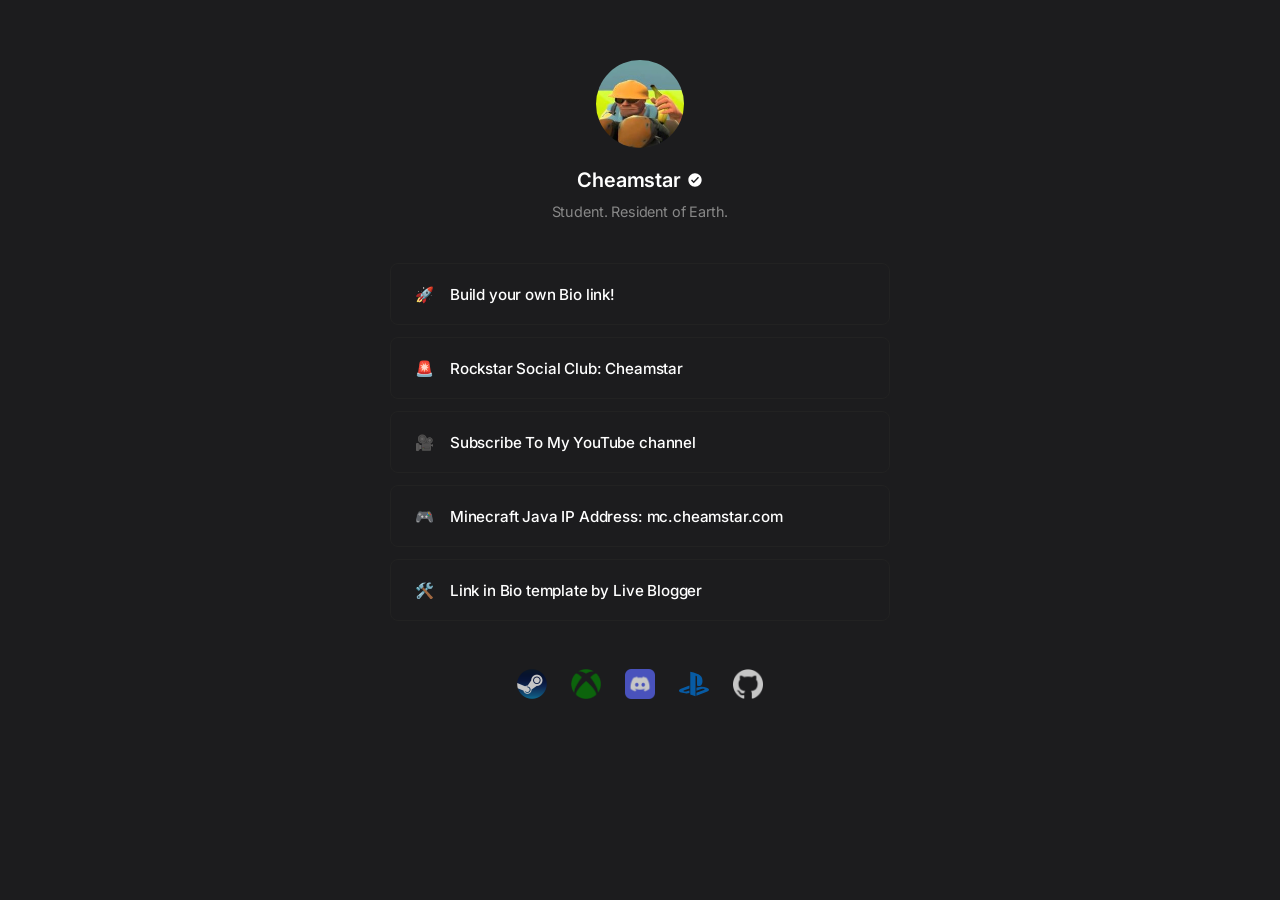
<file: CheamstarBioLink/index.html>
<!doctype html>
<html lang="en">
  <head>
    <meta charset="UTF-8" />
    <meta name="viewport" content="width=device-width, initial-scale=1.0" />
    <title>Home - Cheamstar</title>
    <link rel="preconnect" href="https://fonts.googleapis.com" />
    <link rel="preconnect" href="https://fonts.gstatic.com" crossorigin />
    <link
      href="https://fonts.googleapis.com/css2?family=Inter:ital,opsz,wght@0,14..32,100..900;1,14..32,100..900&display=swap"
      rel="stylesheet"
    />
    <link rel="stylesheet" href="style.css" />
  </head>
  <body>
    <div class="container">
      <header class="profile">
        <img
          src="images/cheamstar.jpg"
          alt="Profile Photo"
          class="profile-img"
        />

        <h1>
          Cheamstar
          <img src="images/verified.svg" alt="Verified" class="verified-icon" />
        </h1>

        <p>Student. Resident of Earth.</p>
      </header>

      <main class="links-wrapper">
        <a href="https://www.youtube.com/watch?v=3NnTw1udF54&t=289s" class="link-card">
          <div class="link-content">
            <span class="link-icon">🚀</span>
            <span>Build your own Bio link!</span>
          </div>
          <span class="arrow-icon">→</span>
        </a>

        <a href="https://www.rockstargames.com/gta-v" class="link-card">
          <div class="link-content">
            <span class="link-icon">🚨</span>
            <span>Rockstar Social Club: Cheamstar</span>
          </div>
          <span class="arrow-icon">→</span>
        </a>

        <a href="https://www.youtube.com/@cheamstar" class="link-card">
          <div class="link-content">
            <span class="link-icon">🎥</span>
            <span>Subscribe To My YouTube channel</span>
          </div>
          <span class="arrow-icon">→</span>
        </a>

        <a href="https://minecraft.net" class="link-card">
          <div class="link-content">
            <span class="link-icon">🎮</span>
            <span>Minecraft Java IP Address: mc.cheamstar.com</span>
          </div>
          <span class="arrow-icon">→</span>
        </a>

        <a href="https://github.com/livebloggerofficial/link-in-bio-page" class="link-card">
          <div class="link-content">
            <span class="link-icon">🛠️</span>
            <span>Link in Bio template by Live Blogger</span>
          </div>
          <span class="arrow-icon">→</span>
        </a>
      </main>

      <footer class="socials">
        <a href="https://steamcommunity.com/id/Cheamstar/" class="social-icon">
          <img src="images/Steam_icon_logo.svg.png" alt="Steam" class="icon-svg" />
        </a>
        
        <a href="https://www.xbox.com/en-AU/play/user/Cheamstar" class="social-icon">
          <img src="images/Xbox_one_logo.svg.png" alt="Instagram" class="icon-svg" />
        </a>

        <a href="https://discord.com/users/579599371314921514" class="social-icon">
          <img src="images/discord.webp" alt="Discord" class="icon-svg" />
        </a>

        <a href="https://profile.playstation.com/Cheamstar" class="social-icon">
          <img src="images/playstation.svg" alt="PlayStation" class="icon-svg" />
        </a>

        <a href="https://github.com/Cheamstar" class="social-icon">
          <img src="images/github-white-icon.png.webp" alt="GitHub" class="icon-svg" />
        </a>
      </footer>
    </div>
  </body>
</html>
</file>
<file: CheamstarBioLink/style.css>
:root {
  --bg: #1c1c1e;
  --text-main: #fff;
  --text-muted: #888888;
  --border: #222;
  --border-hover: #fff;
}

* {
  margin: 0;
  padding: 0;
  box-sizing: border-box;
  font-family: "Inter", sans-serif;
}

body {
  background-color: var(--bg);
  color: var(--text-main);
  min-height: 100vh;
  display: flex;
  justify-content: center;
  padding: 60px 20px;
  letter-spacing: -0.01em;
}

.container {
  width: 100%;
  max-width: 500px;
  text-align: center;
}

.profile {
  margin-bottom: 40px;
  display: flex;
  flex-direction: column;
  align-items: center;
}

.profile-img {
  width: 88px;
  height: 88px;
  border-radius: 50%;
  object-fit: cover;
  margin-bottom: 20px;
  filter: grayscale(0%);
  transition: filter 0.5s ease;
}

.profile-img:hover {
  filter: grayscale(0%);
}

.profile h1 {
  font-size: 1.25rem;
  font-weight: 600;
  display: flex;
  align-items: center;
  justify-content: center;
  gap: 6px;
  margin-bottom: 8px;
}

.verified-icon {
  width: 16px;
  height: 16px;
  display: block;
}

.profile p {
  color: var(--text-muted);
  font-size: 0.9rem;
  max-width: 320px;
  line-height: 1.6;
}

.links-wrapper {
  width: 100%;
  display: flex;
  flex-direction: column;
  gap: 12px;
  margin-bottom: 48px;
}

.link-card {
  background: transparent;
  border: 1px solid var(--border);
  border-radius: 8px;
  padding: 18px 24px;
  text-decoration: none;
  color: var(--text-main);
  font-weight: 500;
  font-size: 0.95rem;
  display: flex;
  align-items: center;
  justify-content: space-between;
  transition: all 0.3s ease;
}

.link-card:hover {
  border-color: var(--border-hover);
  transform: scale(1.02);
  background: rgba(213, 23, 150, 0.02);
}

.link-content {
  display: flex;
  align-items: center;
  gap: 16px;
}

.arrow-icon {
  opacity: 0;
  color: var(--text-main);
  transform: translateX(-10px);
  font-size: 1.2rem;
  transition: all 0.3s ease;
}

.link-card:hover .arrow-icon {
  opacity: 1;
  transform: translateX(0);
}

.socials {
  display: flex;
  gap: 24px;
  justify-content: center;
}

.icon-svg {
  width: 30px;
  height: 30px;
  display: block;
}

.social-icon {
  opacity: 0.75;
  transition:
    transform 0.3s ease,
    opacity 0.3s ease;
}

.social-icon:hover {
  opacity: 1;
  transform: translateY(-2px);
}
</file>
